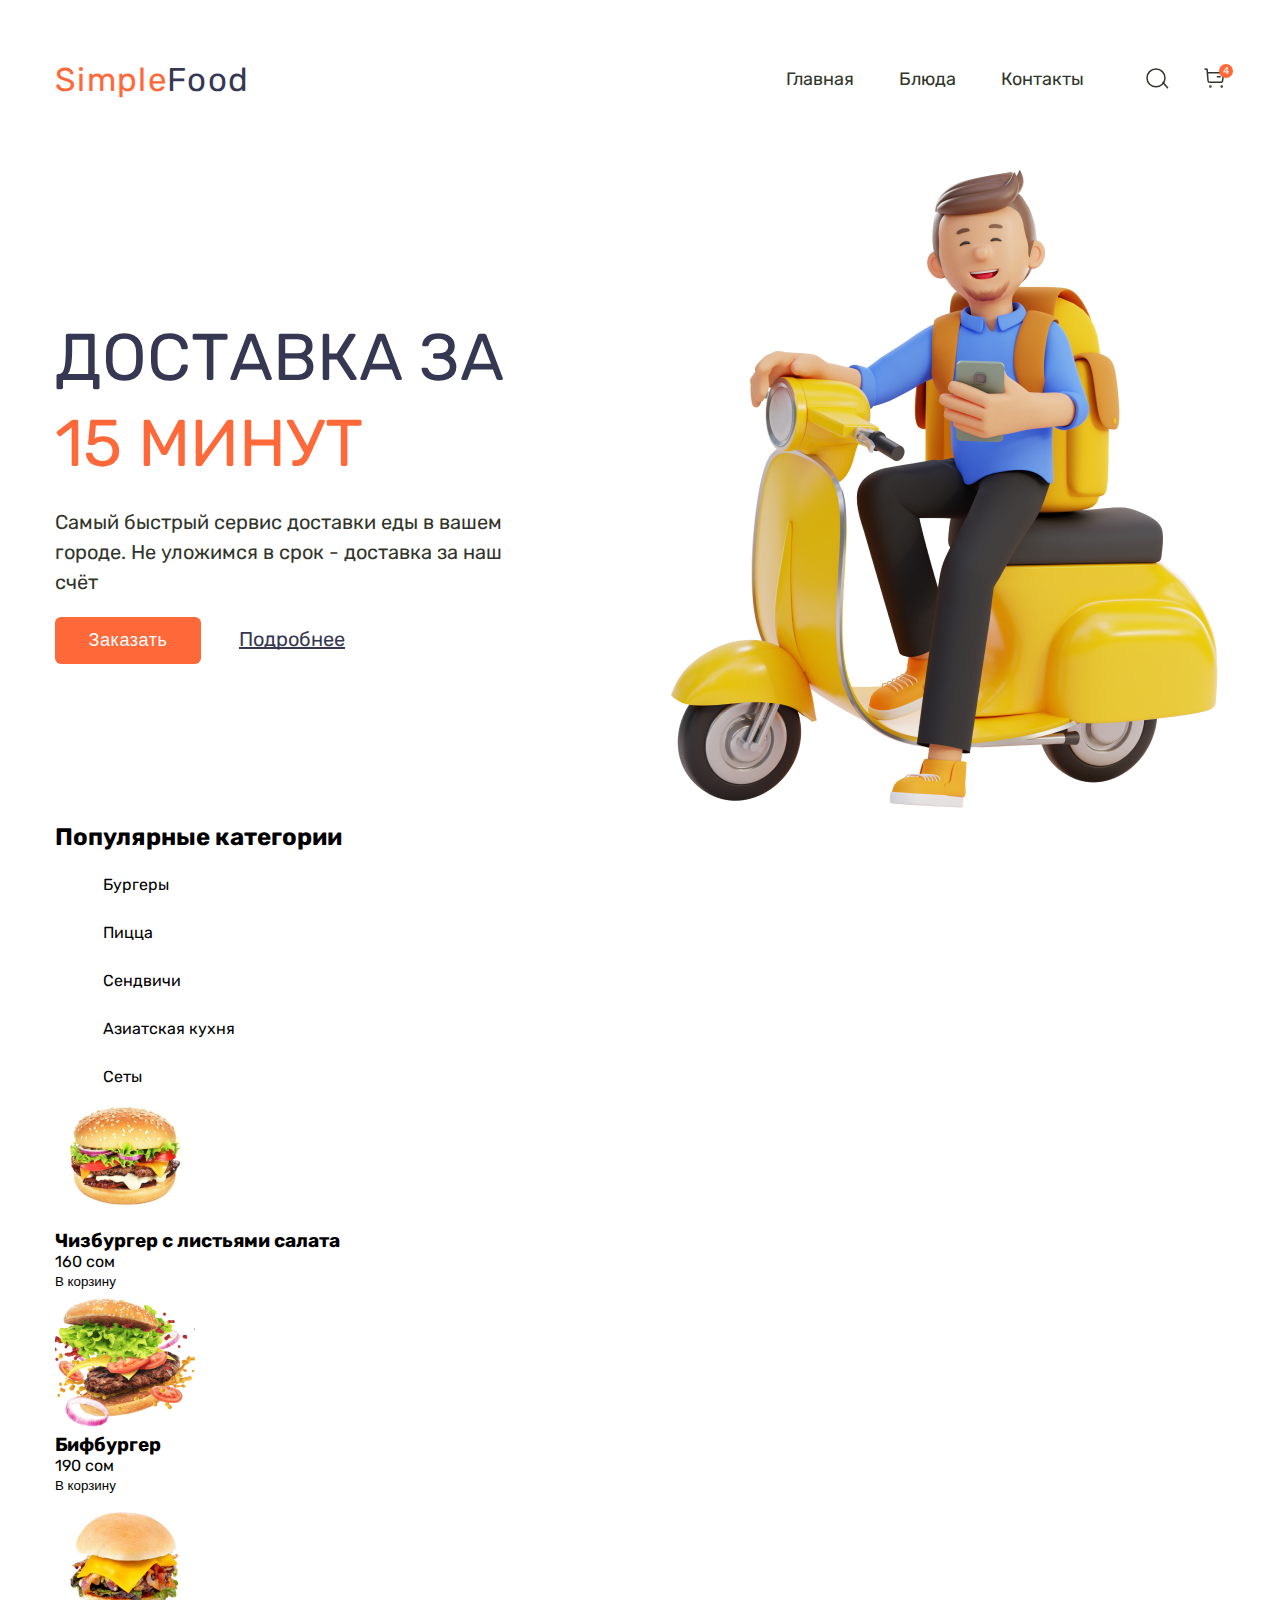
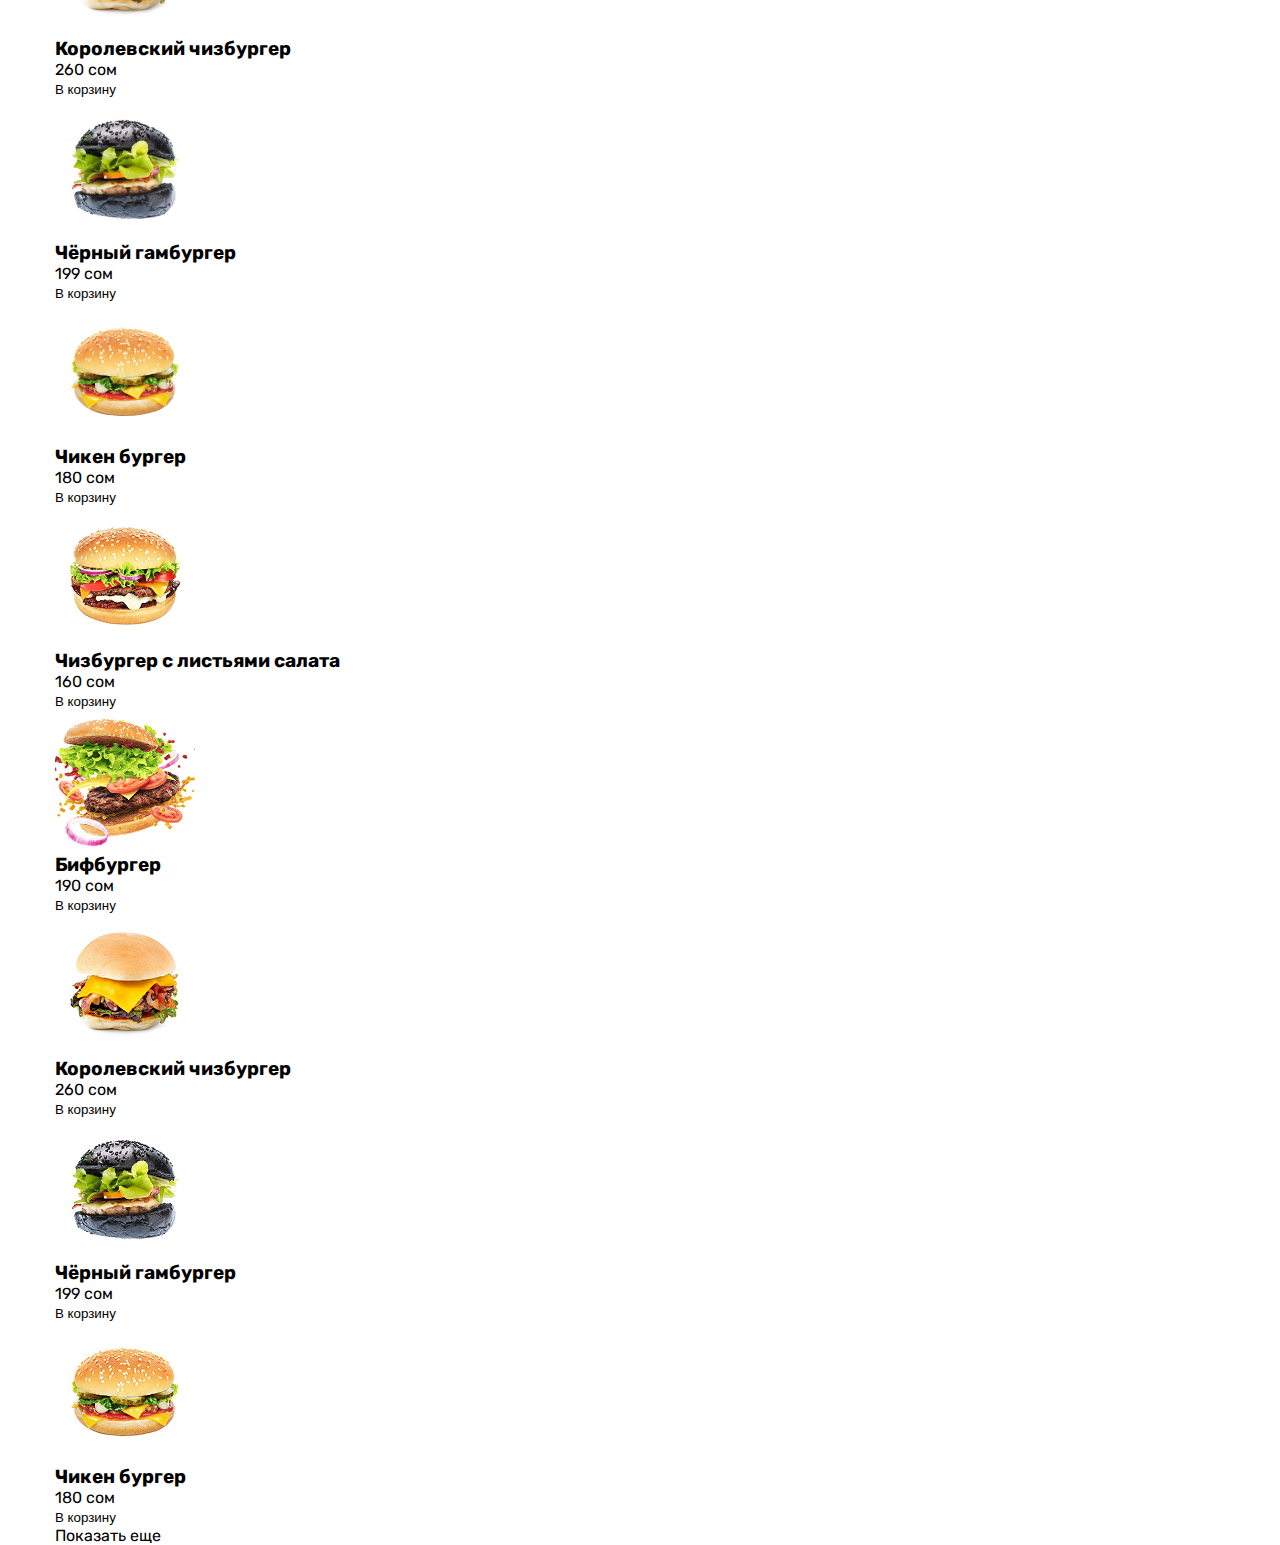
<file: index.htm>
<!DOCTYPE html>
<html lang="en">
<head>
    <meta charset="UTF-8">
    <meta name="viewport" content="width=device-width, initial-scale=1.0">
    <title>Доставка</title>
    <link rel="stylesheet" href="./assets/styles/style.css">
</head>
<body>
    <header class="header container">
        <a class="header__logo" href="#">Simple<span>Food</span></a>
        <div class="header__nav--box">
                    <nav class="header__nav">
            <ul class="header__list">
                <li class="header__item"><a href="#" class="header__link">Главная</a></li>
                <li class="header__item"><a href="#" class="header__link">Блюда</a></li>
                <li class="header__item"><a href="#" class="header__link">Контакты</a></li>
            </ul> 
        </nav>
        <div class="header___search--buy">
            <svg class="header___search--buy--icon" width="23" height="21" viewBox="0 0 23 21" fill="none" xmlns="http://www.w3.org/2000/svg">
                <ellipse cx="9.98856" cy="9.88424" rx="8.98856" ry="8.88424" stroke="currentColor" stroke-width="1.5" stroke-linecap="round" stroke-linejoin="round" />
                <path d="M17 14.5L21.5424 19.7448" stroke="currentColor" stroke-width="1.5" stroke-linecap="round" stroke-linejoin="round" />
            </svg>
            <span class="count">
                <span class="count2">4</span>
                <svg class="header___search--buy--icon " width="21" height="20" viewBox="0 0 21 20" fill="none" xmlns="http://www.w3.org/2000/svg">
                <path d="M1 1L3.08 1.35582L4.04301 12.6957C4.12001 13.6218 4.90301 14.3325 5.84301 14.3295H16.752C17.649 14.3315 18.41 13.6791 18.537 12.8014L19.486 6.31954C19.592 5.59505 19.083 4.92294 18.351 4.81817C18.287 4.80927 3.414 4.80433 3.414 4.80433" stroke="currentColor" stroke-width="1.5" stroke-linecap="round" stroke-linejoin="round" />
                <path d="M13.375 8.63337H16.1479" stroke="currentColor" stroke-width="1.5" stroke-linecap="round" stroke-linejoin="round" />
                <path fill-rule="evenodd" clip-rule="evenodd" d="M6.4043 17.9316C6.70527 17.9316 6.94824 18.1729 6.94824 18.4696C6.94824 18.7673 6.70527 19.0085 6.4043 19.0085C6.10333 19.0085 5.86035 18.7673 5.86035 18.4696C5.86035 18.1729 6.10333 17.9316 6.4043 17.9316Z" stroke="currentColor" stroke-width="1.5" stroke-linecap="round" stroke-linejoin="round" />
                <path fill-rule="evenodd" clip-rule="evenodd" d="M17.6846 17.9316C17.9856 17.9316 18.2296 18.1729 18.2296 18.4696C18.2296 18.7673 17.9856 19.0085 17.6846 19.0085C17.3836 19.0085 17.1406 18.7673 17.1406 18.4696C17.1406 18.1729 17.3836 17.9316 17.6846 17.9316Z" stroke="currentColor" stroke-width="1.5" stroke-linecap="round" stroke-linejoin="round" />
            </svg>
            </span>
        </div>
        </div>
    </header>
    <main class="hero container">
        <section class="hero__section">
            <div class="hero__box">
                <h1 class="hero__title">Доставка за <span>15 минут</span></h1>
                <p class="hero__subtitle">Самый быстрый сервис доставки еды в вашем городе. Не уложимся в срок - доставка за наш счёт</p>
                <button class="hero__btn">Заказать</button>
            <a href="#" class="hero__link">Подробнее</a>
            </div>
            <div><img class="hero__img" src="./assets/img/Scooter.png" alt="Scooter"></div>
        </section>
        <section class="popular">
            <h2 class="popular__title">Популярные категории</h2>
            <ul class="popular__list">
                <li class="popular__item">
                    <a href="#" class="popular__link">
                        <span>
                            <svg class="popular__icon" width="44" height="39" viewBox="0 0 44 39" fill="none" xmlns="http://www.w3.org/2000/svg">
                                <path d="M44 19.3359C44 17.6467 42.9108 16.2079 41.3982 15.6825C41.1658 10.4417 39.2092 6.41987 35.573 3.71723C32.2543 1.25065 27.6878 0 22 0C16.3122 0 11.7457 1.25065 8.42703 3.71731C4.79084 6.41987 2.83422 10.4418 2.60176 15.6826C1.08917 16.2079 0 17.6467 0 19.3359C0 20.3257 0.374172 21.2293 0.987852 21.9141C0.374172 22.5988 0 23.5024 0 24.4922C0 26.1918 1.10258 27.6378 2.6296 28.1551C3.18252 34.0454 8.18967 38.6719 14.2656 38.6719H29.7344C35.8103 38.6719 40.8175 34.0454 41.3704 28.1551C42.8974 27.6378 44 26.1918 44 24.4922C44 23.5024 43.6258 22.5988 43.0121 21.9141C43.6258 21.2293 44 20.3257 44 19.3359ZM22 2.57812C29.3933 2.57812 38.1513 4.85719 38.8034 15.4688H5.19655C5.84873 4.85719 14.6067 2.57812 22 2.57812ZM3.86719 18.0469H40.1328C40.8436 18.0469 41.4219 18.6251 41.4219 19.3359C41.4219 20.0467 40.8436 20.625 40.1328 20.625H3.86719C3.1564 20.625 2.57812 20.0467 2.57812 19.3359C2.57812 18.6251 3.1564 18.0469 3.86719 18.0469ZM29.7344 36.0938H14.2656C9.68456 36.0938 5.88302 32.7265 5.24958 28.3594H6.44531C7.30709 28.3594 7.57943 28.6525 8.12187 29.2366C8.78857 29.9545 9.70166 30.9375 11.6875 30.9375C13.6874 30.9375 14.5766 29.9444 15.226 29.2193C15.7387 28.6468 15.996 28.3594 16.8438 28.3594C17.6915 28.3594 17.9488 28.6468 18.4615 29.2193C19.1109 29.9444 20.0001 30.9375 22 30.9375C23.9999 30.9375 24.8891 29.9444 25.5385 29.2193C26.0512 28.6468 26.3085 28.3594 27.1562 28.3594C28.004 28.3594 28.2613 28.6468 28.774 29.2193C29.4234 29.9444 30.3126 30.9375 32.3125 30.9375C34.3124 30.9375 35.2016 29.9444 35.851 29.2193C36.3637 28.6468 36.621 28.3594 37.4688 28.3594H38.7504C38.117 32.7265 34.3154 36.0938 29.7344 36.0938ZM40.1328 25.7812H37.4688C35.4689 25.7812 34.5796 26.7743 33.9303 27.4995C33.4176 28.072 33.1603 28.3594 32.3125 28.3594C31.4647 28.3594 31.2074 28.072 30.6947 27.4995C30.0454 26.7743 29.1561 25.7812 27.1562 25.7812C25.1564 25.7812 24.2671 26.7743 23.6178 27.4995C23.1051 28.072 22.8478 28.3594 22 28.3594C21.1522 28.3594 20.8949 28.072 20.3822 27.4995C19.7329 26.7743 18.8436 25.7812 16.8438 25.7812C14.8439 25.7812 13.9546 26.7743 13.3053 27.4995C12.7926 28.072 12.5353 28.3594 11.6875 28.3594C10.8257 28.3594 10.5534 28.0662 10.0109 27.4821C9.34424 26.7643 8.43116 25.7812 6.44531 25.7812H3.86719C3.1564 25.7812 2.57812 25.203 2.57812 24.4922C2.57812 23.7814 3.1564 23.2031 3.86719 23.2031H40.1328C40.8436 23.2031 41.4219 23.7814 41.4219 24.4922C41.4219 25.203 40.8436 25.7812 40.1328 25.7812Z"  />
                                <path d="M14.2656 12.8906C14.9776 12.8906 15.5547 12.3135 15.5547 11.6016C15.5547 10.8896 14.9776 10.3125 14.2656 10.3125C13.5537 10.3125 12.9766 10.8896 12.9766 11.6016C12.9766 12.3135 13.5537 12.8906 14.2656 12.8906Z"  />
                                <path d="M29.7344 12.8906C30.4463 12.8906 31.0234 12.3135 31.0234 11.6016C31.0234 10.8896 30.4463 10.3125 29.7344 10.3125C29.0224 10.3125 28.4453 10.8896 28.4453 11.6016C28.4453 12.3135 29.0224 12.8906 29.7344 12.8906Z"  />
                                <path d="M24.5781 10.3125C25.2901 10.3125 25.8672 9.73537 25.8672 9.02344C25.8672 8.31151 25.2901 7.73438 24.5781 7.73438C23.8662 7.73438 23.2891 8.31151 23.2891 9.02344C23.2891 9.73537 23.8662 10.3125 24.5781 10.3125Z"  />
                                <path d="M19.4219 7.73438C20.1338 7.73438 20.7109 7.15724 20.7109 6.44531C20.7109 5.73338 20.1338 5.15625 19.4219 5.15625C18.7099 5.15625 18.1328 5.73338 18.1328 6.44531C18.1328 7.15724 18.7099 7.73438 19.4219 7.73438Z"  />
                            </svg>
                        </span>
                    Бургеры</a>
                </li>
                <li class="popular__item">
                    <a href="#" class="popular__link">
                        <span>
                            <svg class="popular__icon" width="44" height="44" viewBox="0 0 44 44" fill="none" xmlns="http://www.w3.org/2000/svg">
                            <g clip-path="url(#clip0_0_172)">
                                <path d="M43.7453 43.7521C43.5105 43.9838 43.1634 44.0611 42.8529 43.9499L7.1586 31.2228C5.91852 31.9811 4.34561 32.1587 2.90298 31.5613C0.508337 30.5694 -0.632997 27.8141 0.358891 25.4193C2.69802 19.7725 6.07527 14.718 10.3971 10.3961C14.719 6.07421 19.7735 2.69688 25.4204 0.357838C26.0068 0.114979 26.6146 -3.8147e-06 27.2131 -3.8147e-06C29.0586 8.01086e-05 30.8134 1.09364 31.5623 2.90201C32.0662 4.11871 32.0186 5.42823 31.5366 6.55263L43.9546 42.8624C44.0614 43.1745 43.9801 43.5203 43.7453 43.7521ZM12.5632 31.3252L16.3462 32.6739C16.7903 32.2007 17.0068 31.5493 16.92 30.8905C16.8436 30.3104 16.5459 29.7947 16.0817 29.4385C15.6176 29.0823 15.0428 28.9284 14.4623 29.0046C13.8823 29.081 13.3667 29.3786 13.0105 29.8429C12.6823 30.2706 12.5262 30.7924 12.5632 31.3252ZM29.9744 3.55986C29.3451 2.04066 27.597 1.31664 26.0781 1.94605C15.0747 6.50373 6.50479 15.0737 1.94693 26.0772C1.64211 26.813 1.64211 27.6235 1.94693 28.3595C2.25175 29.0954 2.82486 29.6685 3.56074 29.9733C4.29663 30.2781 5.10719 30.2781 5.84307 29.9733C6.57895 29.6685 7.15207 29.0954 7.45689 28.3595C9.40775 23.6495 12.2248 19.4336 15.8297 15.8287C19.4346 12.2238 23.6505 9.40687 28.3605 7.45592C29.8797 6.82677 30.6037 5.07889 29.9744 3.55986ZM37.6093 29.6202C37.5315 29.6221 37.4537 29.6265 37.376 29.6367C36.796 29.7131 36.2804 30.0108 35.9242 30.4749C35.568 30.9391 35.4139 31.5142 35.4902 32.0942C35.6479 33.2917 36.7501 34.1375 37.948 33.98C38.3175 33.9314 38.6644 33.7881 38.9603 33.57L37.6093 29.6202ZM39.5315 35.241C39.1129 35.469 38.6528 35.6208 38.1723 35.6841C36.0349 35.9662 34.0676 34.4557 33.7862 32.3185C33.6499 31.2833 33.9249 30.257 34.5606 29.4285C35.1729 28.6306 36.0494 28.1093 37.0382 27.9503L35.3301 22.9557L33.3658 24.4631C32.9893 24.7518 32.4497 24.681 32.1609 24.3044C31.8719 23.9279 31.943 23.3884 32.3195 23.0995L34.7434 21.2397L30.3009 8.24981C29.9283 8.57379 29.4992 8.84484 29.0186 9.04396C19.9109 12.8165 12.8177 19.9098 9.04527 29.0173C8.91412 29.334 8.75119 29.6281 8.56324 29.899L10.8646 30.7195C10.9449 30.0262 11.2111 29.3648 11.647 28.7967C12.2826 27.9682 13.2029 27.437 14.2381 27.3007C14.4115 27.2779 14.5844 27.2665 14.7565 27.2665C15.6114 27.2665 16.4385 27.5458 17.1281 28.075C17.9566 28.7107 18.4878 29.6308 18.6242 30.6662C18.7465 31.5956 18.5296 32.5162 18.0426 33.2788L28.7252 37.0877L29.13 36.1103C29.2672 35.7793 29.5871 35.5795 29.9243 35.5795C30.0339 35.5795 30.1453 35.6007 30.2529 35.6452C30.6913 35.8268 30.8996 36.3296 30.718 36.768L30.3462 37.6656L41.7517 41.7324L39.5315 35.241Z" />
                                <path d="M9.28121 20.9451C9.27864 20.9492 9.2715 20.9601 9.26875 20.964C9.00561 21.3587 8.47306 21.4647 8.07818 21.2018C7.68398 20.9394 7.57708 20.4066 7.83798 20.0118C8.00255 19.7589 8.2779 19.621 8.55917 19.621C8.71832 19.621 8.87928 19.6652 9.02297 19.7576C9.42224 20.0142 9.53782 20.5459 9.28121 20.9451Z" />
                                <path d="M7.97427 23.08C7.13681 24.5483 6.384 26.0851 5.73681 27.6473C5.55522 28.0859 5.05223 28.2939 4.61404 28.1123C4.1755 27.9307 3.96736 27.428 4.14903 26.9896C4.82364 25.361 5.60842 23.7591 6.48137 22.2285C6.63992 21.9506 6.93005 21.7947 7.22859 21.7947C7.37297 21.7947 7.51932 21.8312 7.65355 21.9077C8.06579 22.1429 8.20948 22.6678 7.97427 23.08Z" />
                                <path d="M26.8926 33.0012C26.7223 33.0237 26.5493 33.035 26.3785 33.035C24.4262 33.035 22.7616 31.5737 22.5065 29.6358C22.2252 27.4987 23.7348 25.5311 25.8719 25.2497C26.0423 25.2272 26.2153 25.2159 26.3861 25.2159C28.3383 25.2159 30.0029 26.6772 30.258 28.6153C30.5393 30.7523 29.0296 32.7198 26.8926 33.0012ZM28.554 28.8396C28.411 27.7536 27.4791 26.9347 26.3861 26.9347C26.29 26.9347 26.1925 26.941 26.0963 26.9538C24.8988 27.1115 24.053 28.2139 24.2106 29.4115C24.3536 30.4974 25.2855 31.3162 26.3785 31.3162C26.4745 31.3162 26.5721 31.3098 26.6682 31.2971C27.8657 31.1393 28.7117 30.0369 28.554 28.8396Z" />
                                <path d="M26.669 22.3116C26.4985 22.3341 26.3256 22.3455 26.1548 22.3455C24.2026 22.3455 22.538 20.8841 22.2829 18.9461C22.1465 17.9108 22.4215 16.8846 23.0572 16.056C23.6928 15.2276 24.613 14.6963 25.6483 14.56C25.8185 14.5375 25.9914 14.5263 26.1622 14.5263C28.1144 14.5263 29.7791 15.9876 30.0343 17.9257C30.3157 20.0626 28.806 22.0301 26.669 22.3116ZM28.3304 18.1499C28.1874 17.0639 27.2553 16.245 26.1624 16.245C26.0664 16.245 25.9688 16.2515 25.8728 16.2641C25.2927 16.3406 24.7771 16.6383 24.4208 17.1024C24.0646 17.5666 23.9105 18.1417 23.9869 18.7218C24.1299 19.8077 25.0619 20.6266 26.1548 20.6266C26.2509 20.6266 26.3484 20.6203 26.4446 20.6075C27.6419 20.4498 28.4879 19.3474 28.3304 18.1499Z" />
                                <path d="M21.001 25.8718L18.3596 26.2196C17.8893 26.2821 17.4574 25.9504 17.3954 25.4799C17.3333 25.0093 17.6646 24.5776 18.1351 24.5157L20.7765 24.1679C20.8146 24.1628 20.8524 24.1604 20.8898 24.1604C21.3144 24.1604 21.6838 24.4752 21.7406 24.9076C21.8028 25.3781 21.4716 25.8099 21.001 25.8718Z" />
                                <path d="M19.6616 19.5299L19.4283 21.3022C19.3664 21.7728 18.9348 22.1042 18.4642 22.0421C17.9936 21.9801 17.6624 21.5485 17.7244 21.0779L17.9577 19.3056C18.0146 18.8731 18.3838 18.5583 18.8085 18.5583C18.8459 18.5583 18.8837 18.5607 18.9217 18.5657C19.3923 18.6277 19.7235 19.0593 19.6616 19.5299Z" />
                            </g>
                            <defs>
                                <clipPath id="clip0_0_172">
                                <rect width="44" height="44"  transform="matrix(1 0 0 -1 0 44)" />
                                </clipPath>
                            </defs>
                            </svg>
                        </span>
                    Пицца</a>
                </li>
                <li class="popular__item">
                    <a href="#" class="popular__link">
                        <span>
                            <svg class="popular__icon" width="44" height="44" viewBox="0 0 44 44" fill="none" xmlns="http://www.w3.org/2000/svg">
                                <path d="M41.7999 6.59989H40.3333V5.13319C40.3333 3.91821 39.3482 2.93319 38.1333 2.93319H36.3865L35.3253 0.810968C35.0787 0.312358 34.5697 -0.00234463 34.0134 -0.00011025H33C32.1899 -0.00011025 31.5333 0.656538 31.5333 1.46659V2.93328H23.4666C22.2515 2.93328 21.2666 3.91821 21.2666 5.13328V6.59989H19.8C18.585 6.59989 17.6 7.58491 17.6 8.79989V10.2666C17.6 11.0766 18.2566 11.7333 19.0666 11.7333H19.1444L20.0024 19.31L16.4692 18.4799C16.291 18.2057 16.1025 17.9336 15.8928 17.6666L14.6461 12.3008C14.5691 11.969 14.2739 11.734 13.9333 11.7332H9.71957C7.73149 9.98127 5.38187 9.18927 3.60941 9.71066L2.53287 8.53735C2.12605 8.09323 1.48693 7.94722 0.927647 8.17066C0.36742 8.38653 -0.00159544 8.92553 -4.85612e-05 9.52589V41.8146C0.00158425 43.0208 0.979038 43.9983 2.18526 43.9999H38.1333C38.5061 43.9996 38.8193 43.7198 38.8615 43.3494L42.4541 11.7332H42.5333C43.3434 11.7332 44 11.0765 44 10.2665V8.79989C44 7.58491 43.015 6.59989 41.7999 6.59989ZM33 1.46659H34.0134L34.7467 2.93328H33V1.46659ZM22.7333 5.13319C22.7333 4.72817 23.0616 4.39989 23.4666 4.39989H38.1333C38.5383 4.39989 38.8666 4.72817 38.8666 5.13319V6.59989H22.7333V5.13319ZM20.68 20.9732L20.7262 20.982L21.3187 21.1227L21.7162 25.2844C20.5645 24.469 19.1864 24.0346 17.7753 24.0421C18.0469 22.7482 17.9031 21.4017 17.3646 20.1943L20.68 20.9732ZM22.1129 27.4596L22.1224 27.4677C22.388 27.7134 22.6403 27.9734 22.8777 28.2464C23.7502 29.2199 24.3917 30.3778 24.7543 31.6337C24.8783 32.0711 24.9421 32.5233 24.9443 32.9779L18.095 25.5081C19.6184 25.6787 21.0369 26.3677 22.1129 27.4596ZM14.385 18.1397V18.1382C15.9676 19.9569 16.7046 22.1415 16.3548 23.6096L8.89165 15.4733C10.3972 15.1367 12.6866 16.1941 14.385 18.1397ZM13.3466 13.1999L13.9333 15.6969C13.344 15.237 12.7017 14.8495 12.0201 14.5427C11.7429 14.0738 11.4329 13.6251 11.0924 13.1999H13.3466ZM9.66019 13.7455H9.66311C9.72395 13.8152 9.77388 13.8922 9.83249 13.9655C9.14404 13.9021 8.45087 14.0185 7.82095 14.3036L4.80618 11.016C6.28026 11.0373 8.2038 12.0742 9.66019 13.7455ZM30.737 42.1025C30.6235 42.3636 30.3661 42.5328 30.0813 42.5333H23.4666H2.18526C1.78831 42.5333 1.46656 42.2115 1.46656 41.8146L1.45333 9.53328L16.1721 25.5815V25.5852L24.8166 35.0093L24.8262 35.0203L29.568 40.1917C29.5848 40.2137 29.6024 40.2357 29.6215 40.257L30.6049 41.3291C30.7987 41.5377 30.8506 41.8413 30.737 42.1025ZM26.1976 34.3448C26.3318 33.9069 26.4 33.4513 26.4 32.9933C26.7852 33.3182 27.1442 33.673 27.4736 34.0544C27.8832 34.5225 28.2469 35.0289 28.5596 35.5666C28.9879 36.2867 29.2906 37.0742 29.455 37.8957L26.1976 34.3448ZM37.4784 42.5333H32.1361C32.4108 41.7734 32.2366 40.9238 31.6851 40.3333L30.9466 39.5266C31.0915 38.299 30.8935 37.0552 30.3746 35.9333H38.2286L37.4784 42.5333ZM38.3951 34.4666H29.5951C29.2941 33.9836 28.9568 33.5242 28.586 33.0923C27.8643 32.2546 27.0171 31.534 26.0743 30.956C25.6434 29.5974 24.931 28.3447 23.9836 27.2798C23.7636 27.0305 23.5436 26.798 23.3126 26.5743L22.7333 20.4635C22.7035 20.1509 22.4779 19.892 22.1723 19.8197L21.5226 19.6657L21.3686 18.3332H40.2292L38.3951 34.4666ZM40.3956 16.8666H21.2021L20.6213 11.7333H40.9786L40.3956 16.8666ZM42.5333 10.2666H19.0666V8.79989C19.0666 8.39487 19.3949 8.06658 19.8 8.06658H41.7999C42.205 8.06658 42.5333 8.39487 42.5333 8.79989V10.2666Z" />
                                <path d="M31.1006 32.2667C31.1423 32.2667 31.1834 32.2608 31.2245 32.2594C31.2355 32.2594 31.2465 32.2667 31.2575 32.2667C31.2943 32.2644 31.3308 32.2593 31.3667 32.2513C32.5147 32.1738 33.5724 31.6017 34.2655 30.6834C35.1895 29.3853 35.4536 27.7299 34.9798 26.2087C34.8778 25.8288 34.7847 25.4563 34.6945 25.0962C34.1225 22.8031 33.5762 20.6404 31.2596 20.543C31.2362 20.543 31.2142 20.5386 31.1907 20.5386C31.1672 20.5386 31.1328 20.5334 31.1005 20.5334C28.5089 20.5334 26.3998 23.1654 26.3998 26.4001C26.3998 29.6349 28.5089 32.2667 31.1006 32.2667ZM31.6682 22.11C32.4264 22.4077 32.7601 23.4014 33.2719 25.451C33.3636 25.8177 33.4589 26.202 33.5652 26.5914C33.9163 27.6723 33.7448 28.8549 33.101 29.7916C32.8673 30.0981 32.5682 30.3486 32.2254 30.5249C32.2006 29.2643 31.9524 28.0181 31.4921 26.8443C31.4188 26.6155 31.3454 26.3947 31.2809 26.1843C30.8542 24.7962 31.3542 22.9973 31.6682 22.11ZM30.0922 22.22C29.615 23.6363 29.5416 25.1577 29.8802 26.6134C29.9477 26.8334 30.0225 27.0614 30.1002 27.2983C30.4669 28.4174 30.9069 29.7704 30.7272 30.7662C29.1198 30.5154 27.8665 28.6542 27.8665 26.4C27.8666 24.453 28.8016 22.8 30.0922 22.22Z" />
                                <path d="M3.88139 38.563L3.36293 39.0815C3.17232 39.2657 3.09584 39.5383 3.16296 39.7947C3.23007 40.0511 3.43031 40.2514 3.68666 40.3184C3.9431 40.3855 4.21569 40.309 4.39985 40.1184L4.91831 39.6C5.19624 39.3122 5.19228 38.8548 4.90938 38.572C4.62656 38.2891 4.16911 38.2851 3.88139 38.563Z" />
                                <path d="M10.8929 33.6264C11.1794 33.3399 11.1794 32.8753 10.8929 32.5887C10.6064 32.3021 10.1418 32.3021 9.85518 32.5887L9.33672 33.1071C9.15135 33.2923 9.07891 33.5624 9.14663 33.8155C9.21434 34.0687 9.412 34.2664 9.66509 34.3343C9.91817 34.4022 10.1883 34.3299 10.3736 34.1447L10.8929 33.6264Z" />
                                <path d="M4.39994 31.7482L3.88148 32.2667C3.69087 32.4509 3.61439 32.7234 3.6815 32.9799C3.74862 33.2362 3.94885 33.4365 4.20521 33.5036C4.46164 33.5707 4.73424 33.4942 4.9184 33.3036L5.43686 32.7851C5.71478 32.4974 5.71083 32.04 5.42793 31.7572C5.1451 31.4743 4.68766 31.4703 4.39994 31.7482Z" />
                                <path d="M4.39994 26.6149L3.88148 27.1333C3.69087 27.3175 3.61439 27.5901 3.6815 27.8465C3.74862 28.1029 3.94885 28.3031 4.20521 28.3702C4.46164 28.4373 4.73424 28.3609 4.9184 28.1702L5.43686 27.6518C5.71478 27.3641 5.71083 26.9066 5.42793 26.6238C5.1451 26.341 4.68766 26.337 4.39994 26.6149Z" />
                                <path d="M11 38.563L10.4815 39.0815C10.2909 39.2657 10.2144 39.5383 10.2816 39.7947C10.3487 40.0511 10.5489 40.2514 10.8053 40.3184C11.0617 40.3855 11.3343 40.309 11.5185 40.1184L12.0369 39.6C12.3148 39.3122 12.3109 38.8548 12.028 38.572C11.7452 38.2891 11.2877 38.2851 11 38.563Z" />
                                <path d="M16.3481 38.5631L15.8297 39.0816C15.6391 39.2658 15.5626 39.5384 15.6297 39.7948C15.6968 40.0512 15.897 40.2515 16.1534 40.3185C16.4098 40.3856 16.6824 40.3091 16.8666 40.1185L17.385 39.6001C17.663 39.3123 17.659 38.8549 17.3761 38.5721C17.0932 38.2893 16.6358 38.2852 16.3481 38.5631Z" />
                            </svg>
                        </span>
                    Сендвичи</a>
                </li>
                <li class="popular__item">
                    <a href="#" class="popular__link">
                        <span>
                            <svg class="popular__icon" width="44" height="44" viewBox="0 0 44 44" fill="none" xmlns="http://www.w3.org/2000/svg">
                                <path d="M15.1315 13.5667H17.2563C17.8077 13.5667 18.2562 14.0152 18.2562 14.5666V16.0315C18.2562 16.3875 18.5448 16.676 18.9007 16.676C19.2567 16.676 19.5453 16.3875 19.5453 16.0315V14.5666C19.5453 13.3044 18.5184 12.2777 17.2563 12.2777H15.1315C14.5894 12.2777 14.1484 11.8366 14.1484 11.2945C14.1484 10.7524 14.5894 10.3115 15.1315 10.3115H19.843C21.0959 10.3115 22.1151 9.2922 22.1151 8.03931C22.1151 6.78643 21.0958 5.76721 19.843 5.76721H16.0738C15.7179 5.76721 15.4293 6.05579 15.4293 6.41174C15.4293 6.7677 15.7179 7.05627 16.0738 7.05627H19.843C20.3851 7.05627 20.8261 7.49731 20.8261 8.03931C20.8261 8.58141 20.385 9.02244 19.843 9.02244H15.1315C13.8786 9.02244 12.8593 10.0417 12.8593 11.2945C12.8593 12.5474 13.8786 13.5667 15.1315 13.5667Z" />
                                <path d="M7.38858 17.8924H9.49714C10.0415 17.8924 10.4844 18.3354 10.4844 18.8798V20.3335C10.4844 20.6895 10.773 20.978 11.1289 20.978C11.4849 20.978 11.7735 20.6895 11.7735 20.3335V18.8798C11.7735 17.6246 10.7523 16.6034 9.49714 16.6034H7.38858C6.85336 16.6034 6.418 16.1679 6.418 15.6328C6.418 15.0977 6.85345 14.6622 7.38858 14.6622H9.85387C10.2098 14.6622 10.4984 14.3737 10.4984 14.0177C10.4984 13.6617 10.2098 13.3732 9.85387 13.3732H7.38858C6.14257 13.3732 5.12894 14.3868 5.12894 15.6328C5.12894 16.8788 6.14257 17.8924 7.38858 17.8924Z" />
                                <path d="M25.6523 26.8125C26.0083 26.8125 26.2969 26.5239 26.2969 26.168C26.2969 25.812 26.0083 25.5234 25.6523 25.5234C25.2964 25.5234 25.0078 25.812 25.0078 26.168C25.0078 26.5239 25.2964 26.8125 25.6523 26.8125Z" />
                                <path d="M28.832 28.2734C29.188 28.2734 29.4766 27.9849 29.4766 27.6289C29.4766 27.2729 29.188 26.9844 28.832 26.9844C28.4761 26.9844 28.1875 27.2729 28.1875 27.6289C28.1875 27.9849 28.4761 28.2734 28.832 28.2734Z" />
                                <path d="M30.7227 30.5078C31.0786 30.5078 31.3672 30.2192 31.3672 29.8633C31.3672 29.5073 31.0786 29.2188 30.7227 29.2188C30.3667 29.2188 30.0781 29.5073 30.0781 29.8633C30.0781 30.2192 30.3667 30.5078 30.7227 30.5078Z" />
                                <path d="M28.0586 25.2656C28.4146 25.2656 28.7031 24.9771 28.7031 24.6211C28.7031 24.2651 28.4146 23.9766 28.0586 23.9766C27.7026 23.9766 27.4141 24.2651 27.4141 24.6211C27.4141 24.9771 27.7026 25.2656 28.0586 25.2656Z" />
                                <path d="M25.9102 30.9375C26.2661 30.9375 26.5547 30.6489 26.5547 30.293C26.5547 29.937 26.2661 29.6484 25.9102 29.6484C25.5542 29.6484 25.2656 29.937 25.2656 30.293C25.2656 30.6489 25.5542 30.9375 25.9102 30.9375Z" />
                                <path d="M42.9114 22.8109H41.083L41.9867 20.9433C43.1331 20.715 44 19.7014 44 18.4889C44 17.2453 43.0882 16.2111 41.8981 16.0186C40.5827 13.6495 38.0131 11.8701 34.8968 11.1599V11.1107C34.8968 10.7548 34.6083 10.4662 34.2523 10.4662C33.9573 10.4662 33.7091 10.6646 33.6326 10.9351C33.2401 10.8845 32.8407 10.8517 32.4363 10.8349C32.333 10.6172 32.1116 10.4662 31.8545 10.4662C31.5973 10.4662 31.376 10.6172 31.2726 10.8349C30.8681 10.8517 30.4687 10.8845 30.0762 10.9352C29.9998 10.6647 29.7516 10.4662 29.4565 10.4662C29.1005 10.4662 28.812 10.7548 28.812 11.1107V11.1599C25.6958 11.8701 23.1261 13.6496 21.8108 16.0186C20.6207 16.2111 19.709 17.2453 19.709 18.4889C19.709 18.5615 19.7123 18.6333 19.7184 18.7043C16.7427 18.981 14.0692 20.2242 12.0633 22.0896H8.01359C7.73755 22.0896 7.4904 22.2134 7.32316 22.408H5.43039C5.12033 21.6246 4.35067 21.071 3.47342 21.071C2.31344 21.071 1.36976 22.0146 1.36976 23.1746C1.36976 23.2737 1.37758 23.3717 1.39124 23.4683C0.580851 23.7608 0 24.5375 0 25.4474C0 25.8514 0.114727 26.2398 0.325445 26.5722C0.114727 26.9047 0 27.293 0 27.697C0 28.857 0.94368 29.8007 2.10366 29.8007C2.98091 29.8007 3.75057 29.2471 4.06063 28.4636H5.76537C5.84358 28.7509 6.0592 28.988 6.35087 29.087L8.37177 29.7733C8.35974 29.9815 8.35321 30.1911 8.35321 30.4021C8.35321 30.6009 8.35888 30.7988 8.36945 30.9961C8.05346 31.0723 7.75852 31.2031 7.49607 31.3792C7.06398 31.0894 6.54491 30.9197 5.98666 30.9197C4.48791 30.9197 3.26863 32.139 3.26863 33.6378C3.26863 33.6607 3.27035 33.6833 3.27095 33.7061H2.51685C2.09129 33.7061 1.71411 33.9452 1.53244 34.3299C1.35077 34.7147 1.40585 35.1578 1.6763 35.4864L3.6098 37.8359C3.81743 38.088 4.12371 38.2327 4.45036 38.2327H31.7103C32.0663 38.2327 32.3548 37.9441 32.3548 37.5882C32.3548 37.2322 32.0663 36.9436 31.7103 36.9436H4.54498L2.94147 34.9952H42.4853L40.8818 36.9436H34.7181C34.362 36.9436 34.0735 37.2322 34.0735 37.5882C34.0735 37.9441 34.362 38.2327 34.7181 38.2327H40.9764C41.3031 38.2327 41.6095 38.088 41.8169 37.8358L43.7504 35.4865C44.0207 35.1578 44.0759 34.7147 43.8942 34.3299C43.7126 33.9451 43.3354 33.7061 42.9099 33.7061H42.2716C42.905 32.61 43.143 31.311 42.9119 30.0346C42.8639 29.7702 42.657 29.5631 42.3925 29.5153C40.6466 29.1992 38.857 29.758 37.6048 31.0101C37.5283 31.0865 37.4554 31.1658 37.3842 31.2462C37.0148 31.0462 36.594 30.9301 36.1474 30.9214V29.695H36.835C37.925 29.695 38.8117 28.8083 38.8117 27.7183V26.8531H42.9114C43.5116 26.8531 44 26.3647 44 25.7645V23.8995C44 23.2992 43.5116 22.8109 42.9114 22.8109ZM6.29054 33.7062H4.56002C4.5589 33.6835 4.5577 33.6608 4.5577 33.6379C4.5577 32.8499 5.1987 32.2089 5.98666 32.2089C6.21079 32.2089 6.42254 32.2614 6.61126 32.354C6.40535 32.7365 6.28813 33.1737 6.28813 33.6379C6.28822 33.6608 6.28994 33.6833 6.29054 33.7062ZM38.5163 31.9216C39.3595 31.0786 40.5223 30.6483 41.7005 30.7267C41.7727 31.812 41.412 32.8847 40.6953 33.7062H39.6325L40.5131 32.8256C40.7648 32.5739 40.7648 32.1658 40.5131 31.9141C40.2613 31.6624 39.8533 31.6624 39.6015 31.9141L38.6882 32.8275C38.6075 32.5698 38.4893 32.3286 38.3402 32.1101C38.3969 32.0456 38.4553 31.9826 38.5163 31.9216ZM25.5032 13.9422C26.4787 13.2886 27.6054 12.7984 28.812 12.4901V13.1534C28.812 13.5093 29.1005 13.7979 29.4565 13.7979C29.8126 13.7979 30.1011 13.5093 30.1011 13.1534V12.2345C30.4665 12.1825 30.8368 12.1482 31.2099 12.129V13.1534C31.2099 13.5093 31.4984 13.7979 31.8545 13.7979C32.2105 13.7979 32.499 13.5093 32.499 13.1534V12.129C32.8721 12.1482 33.2424 12.1826 33.6077 12.2345V13.1534C33.6077 13.5093 33.8962 13.7979 34.2523 13.7979C34.6083 13.7979 34.8968 13.5093 34.8968 13.1534V12.4901C36.1035 12.7984 37.2302 13.2886 38.2057 13.9423C39.1561 14.579 39.9304 15.3479 40.4945 16.1982C40.2768 16.294 40.0729 16.42 39.89 16.5732C39.4452 16.2005 38.8773 15.9861 38.2829 15.9861C37.6885 15.9861 37.1205 16.2005 36.6758 16.5732C36.231 16.2005 35.663 15.9861 35.0687 15.9861C34.4743 15.9861 33.9063 16.2005 33.4616 16.5732C33.0168 16.2005 32.4488 15.9861 31.8545 15.9861C31.26 15.9861 30.6921 16.2005 30.2473 16.5732C29.8025 16.2005 29.2346 15.9861 28.6402 15.9861C28.0458 15.9861 27.4778 16.2005 27.0331 16.5732C26.5884 16.2005 26.0204 15.9861 25.426 15.9861C24.8316 15.9861 24.2637 16.2005 23.8189 16.5732C23.6361 16.42 23.4321 16.294 23.2144 16.1982C23.7785 15.3478 24.5528 14.5789 25.5032 13.9422ZM22.2117 17.2751C22.642 17.2751 23.0441 17.5077 23.2612 17.8822C23.3765 18.0809 23.5889 18.2034 23.8188 18.2034C24.0486 18.2034 24.261 18.081 24.3763 17.8823C24.5935 17.5077 24.9957 17.2751 25.4259 17.2751C25.8562 17.2751 26.2584 17.5077 26.4755 17.8822C26.5908 18.0809 26.8031 18.2034 27.033 18.2034C27.2629 18.2034 27.4752 18.081 27.5906 17.8822C27.8077 17.5077 28.2098 17.2751 28.6401 17.2751C29.0703 17.2751 29.4725 17.5077 29.6898 17.8823C29.8051 18.081 30.0175 18.2034 30.2472 18.2034C30.4771 18.2034 30.6895 18.081 30.8048 17.8822C31.0219 17.5077 31.4241 17.2751 31.8544 17.2751C32.2846 17.2751 32.6868 17.5077 32.904 17.8823C33.0192 18.081 33.2317 18.2034 33.4615 18.2034C33.6914 18.2034 33.9037 18.081 34.019 17.8822C34.2361 17.5077 34.6383 17.2751 35.0686 17.2751C35.4988 17.2751 35.901 17.5077 36.1182 17.8823C36.2336 18.081 36.4459 18.2034 36.6757 18.2034C36.9056 18.2034 37.118 18.081 37.2333 17.8822C37.4504 17.5077 37.8525 17.2751 38.2828 17.2751C38.713 17.2751 39.1152 17.5077 39.3325 17.8823C39.4477 18.081 39.6602 18.2034 39.89 18.2034C40.1198 18.2034 40.3322 18.081 40.4475 17.8822C40.6646 17.5077 41.0668 17.2751 41.4971 17.2751C42.1663 17.2751 42.7108 17.8195 42.7108 18.4888C42.7108 19.1581 42.1663 19.7025 41.4971 19.7025C41.0668 19.7025 40.6646 19.4699 40.4475 19.0954C40.3322 18.8967 40.1198 18.7742 39.89 18.7742C39.6602 18.7742 39.4477 18.8966 39.3325 19.0953C39.1152 19.4699 38.713 19.7025 38.2828 19.7025C37.8525 19.7025 37.4504 19.4699 37.2333 19.0954C37.118 18.8967 36.9056 18.7742 36.6757 18.7742C36.4459 18.7742 36.2335 18.8966 36.1182 19.0953C35.901 19.4699 35.4988 19.7025 35.0686 19.7025C34.6383 19.7025 34.2361 19.4699 34.019 19.0954C33.9037 18.8967 33.6914 18.7742 33.4615 18.7742C33.2317 18.7742 33.0192 18.8966 32.904 19.0953C32.6868 19.4699 32.2846 19.7025 31.8544 19.7025C31.4241 19.7025 31.0219 19.4699 30.8048 19.0954C30.6895 18.8967 30.4771 18.7742 30.2472 18.7742C30.0175 18.7742 29.805 18.8966 29.6898 19.0953C29.4725 19.4699 29.0703 19.7025 28.6401 19.7025C28.2098 19.7025 27.8077 19.4699 27.5906 19.0954C27.4752 18.8967 27.2629 18.7742 27.033 18.7742C26.8031 18.7742 26.5908 18.8966 26.4755 19.0954C26.3486 19.3142 26.1583 19.4841 25.9363 19.5879C24.4222 18.9847 22.7569 18.6492 21.0094 18.6458C21.0026 18.5943 20.998 18.5422 20.998 18.4888C20.998 17.8195 21.5424 17.2751 22.2117 17.2751ZM8.39163 23.3786H10.8635C10.6095 23.6949 10.3712 24.0227 10.1518 24.3624H8.39163V23.3786ZM5.7328 27.1746H3.5567C3.22145 27.1746 2.94216 27.4316 2.9144 27.7657C2.87968 28.184 2.52355 28.5116 2.10375 28.5116C1.65455 28.5116 1.28915 28.1462 1.28915 27.697C1.28915 27.4535 1.397 27.2244 1.58512 27.0688C1.7331 26.9463 1.81878 26.7643 1.81878 26.5722C1.81878 26.38 1.7331 26.198 1.58512 26.0755C1.397 25.9199 1.28915 25.691 1.28915 25.4473C1.28915 24.9981 1.65455 24.6327 2.10375 24.6327C2.52355 24.6327 2.87968 24.9603 2.9144 25.3786C2.94216 25.7127 3.22145 25.9697 3.5567 25.9697H5.73289V27.1746H5.7328ZM5.95332 24.6808H4.06063C3.82362 24.082 3.31779 23.6184 2.70093 23.4327C2.67343 23.3505 2.65873 23.2635 2.65873 23.1745C2.65873 22.7253 3.02414 22.3599 3.47334 22.3599C3.89314 22.3599 4.24927 22.6876 4.28407 23.1058C4.31183 23.4399 4.59113 23.697 4.92637 23.697H7.10256V24.3624H6.64383C6.3678 24.3624 6.12055 24.4863 5.95332 24.6808ZM10.433 33.7062H7.5796C7.57848 33.6835 7.57728 33.6608 7.57728 33.6379C7.57728 32.8499 8.21829 32.2089 9.00625 32.2089C9.79421 32.2089 10.4352 32.8499 10.4352 33.6379C10.4353 33.6608 10.434 33.6835 10.433 33.7062ZM30.3116 33.7062H28.0679C28.0668 33.6835 28.0656 33.6608 28.0656 33.6379C28.0656 32.8499 28.7066 32.2089 29.4946 32.2089C29.8885 32.2089 30.2459 32.3692 30.5046 32.6279C30.3791 32.9404 30.3093 33.281 30.3093 33.6379C30.3092 33.6608 30.311 33.6833 30.3116 33.7062ZM29.4946 30.9197C27.9959 30.9197 26.7765 32.139 26.7765 33.6378C26.7765 33.6607 26.7782 33.6833 26.7788 33.7061H11.722C11.7226 33.6832 11.7244 33.6607 11.7244 33.6378C11.7244 32.3649 10.8446 31.294 9.66135 31C9.64915 30.8017 9.64227 30.6024 9.64227 30.4021C9.64227 30.3364 9.64322 30.2709 9.64451 30.2054L16.2366 32.4439C16.6807 32.5948 17.1349 32.6691 17.5847 32.6691C18.4345 32.6691 19.2687 32.4037 19.9891 31.8877C21.0906 31.0983 21.7223 29.8685 21.7223 28.5133C21.7223 28.0288 21.6392 27.5535 21.4753 27.1005C21.3541 26.7658 20.9846 26.5927 20.6498 26.7139C20.3151 26.835 20.142 27.2046 20.2632 27.5393C20.3761 27.8512 20.4334 28.1789 20.4334 28.5132C20.4334 29.4475 19.9978 30.2955 19.2383 30.8396C18.479 31.3838 17.5359 31.5235 16.6512 31.2232L7.02195 27.9534V25.6514H17.5715C17.8948 25.6514 18.2133 25.7056 18.5182 25.8125C18.8543 25.9304 19.222 25.7534 19.3397 25.4173C19.4575 25.0813 19.2805 24.7137 18.9446 24.5959C18.5023 24.4409 18.0403 24.3623 17.5715 24.3623H11.7273C13.7835 21.6855 17.1654 19.9344 20.9831 19.9344C27.2364 19.9344 32.3238 24.6302 32.3238 30.4021C32.3238 30.6083 32.3166 30.8135 32.3036 31.0178C31.9142 31.1257 31.5596 31.3183 31.2609 31.5745C30.7855 31.1668 30.1685 30.9197 29.4946 30.9197ZM34.454 33.7062H31.6006C31.5995 33.6835 31.5983 33.6608 31.5983 33.6379C31.5983 32.8499 32.2393 32.2089 33.0272 32.2089C33.8152 32.2089 34.4563 32.8499 34.4563 33.6379C34.4563 33.6608 34.4551 33.6835 34.454 33.7062ZM34.8583 31.2197C34.7555 31.2725 34.6558 31.3304 34.5611 31.3954C34.2745 31.1988 33.9482 31.0568 33.5974 30.9815C33.6073 30.7892 33.6128 30.5961 33.6128 30.4022C33.6128 30.1646 33.6029 29.9292 33.5878 29.695H34.8583V31.2197ZM37.5226 33.6378C37.5226 33.6607 37.5214 33.6834 37.5203 33.7061H35.743C35.7436 33.6832 35.7454 33.6607 35.7454 33.6378C35.7454 33.181 35.6316 32.7505 35.4317 32.3723C35.6296 32.2679 35.8547 32.2088 36.0937 32.2088C36.8816 32.2088 37.5226 32.8498 37.5226 33.6378ZM37.5226 27.7184C37.5226 28.0976 37.2142 28.406 36.835 28.406H33.4281C33.33 27.8757 33.1959 27.3568 33.0241 26.8531H37.5226V27.7184ZM42.7109 25.564H32.4932C32.2456 25.0557 31.9601 24.5668 31.6404 24.0999H34.375C34.731 24.0999 35.0195 23.8113 35.0195 23.4554C35.0195 23.0994 34.731 22.8109 34.375 22.8109H30.6187C30.0022 22.1339 29.3059 21.5221 28.5421 20.9893C28.5747 20.9906 28.6074 20.9916 28.6401 20.9916C29.2345 20.9916 29.8024 20.7771 30.2472 20.4044C30.692 20.7771 31.26 20.9916 31.8544 20.9916C32.4487 20.9916 33.0167 20.7771 33.4615 20.4044C33.9062 20.7771 34.4743 20.9916 35.0686 20.9916C35.6629 20.9916 36.2309 20.7771 36.6757 20.4044C37.1204 20.7771 37.6885 20.9916 38.2828 20.9916C38.8772 20.9916 39.4451 20.7771 39.89 20.4044C40.105 20.5846 40.3489 20.7274 40.6106 20.8272L39.6508 22.8109H37.3828C37.0268 22.8109 36.7383 23.0994 36.7383 23.4554C36.7383 23.8113 37.0268 24.0999 37.3828 24.0999H42.7109V25.564Z" />
                            </svg>
                        </span>
                    Азиатская кухня</a>
                </li>
                <li class="popular__item">
                    <a href="#" class="popular__link">
                        <span>
                            <svg class="popular__icon" width="44" height="44" viewBox="0 0 44 44" fill="none" xmlns="http://www.w3.org/2000/svg">
                                <g clip-path="url(#clip0_0_228)">
                                    <path d="M31.158 14.6574L30.6872 13.1258C30.0892 11.3861 28.1775 10.455 26.4173 11.046C25.4271 11.3786 24.6495 12.1471 24.3131 13.1258L23.8423 14.6574C23.4461 15.949 23.3629 17.3147 23.5995 18.6439C23.8153 19.763 24.5342 20.7245 25.5531 21.2569L25.0259 32.907C24.9553 33.5572 25.1687 34.2064 25.6125 34.6915C26.5671 35.7235 28.1874 35.7952 29.2314 34.8518C29.2879 34.8008 29.342 34.7473 29.3936 34.6915C29.8275 34.2202 30.0406 33.59 29.9803 32.9555L29.4501 21.2555C30.4677 20.7228 31.1853 19.762 31.4007 18.6439C31.6373 17.3147 31.5542 15.949 31.158 14.6574ZM29.9561 18.3917C29.7973 19.1957 29.2176 19.8554 28.4344 20.1233C28.1371 20.2337 27.9456 20.5208 27.9599 20.8343L28.5173 33.0701C28.5429 33.3101 28.4628 33.5494 28.2973 33.7268C27.8557 34.1588 27.1446 34.1588 26.703 33.7268C26.5292 33.535 26.4503 33.277 26.4874 33.0222L27.0403 20.8343C27.0546 20.5208 26.8631 20.2337 26.5659 20.1233C25.7827 19.8554 25.203 19.1957 25.0442 18.3917C24.848 17.2881 24.9172 16.1544 25.2459 15.0821L25.7167 13.5499C26.081 12.5763 27.1747 12.079 28.1598 12.4391C28.6805 12.6294 29.091 13.0352 29.2836 13.5499L29.7544 15.0821C30.0827 16.1545 30.1519 17.2881 29.9561 18.3917Z" />
                                    <path d="M19.8 10.8723C19.395 10.8723 19.0667 11.1969 19.0667 11.5971V17.8205L17.0815 19.7826C16.9347 19.9272 16.8566 20.1266 16.8667 20.3313L17.5083 33.0157C17.5236 33.2892 17.4232 33.5567 17.2311 33.7543C16.8297 34.1545 16.176 34.1574 15.7709 33.7606C15.7687 33.7585 15.7666 33.7563 15.7645 33.7543C15.5723 33.5567 15.472 33.2892 15.4873 33.0157L16.1333 20.3313C16.1436 20.1267 16.0658 19.9273 15.9192 19.7826L13.9333 17.8205V11.5971C13.9333 11.1969 13.605 10.8723 13.2 10.8723C12.795 10.8723 12.4667 11.1969 12.4667 11.5971V18.1205C12.4667 18.3128 12.544 18.4971 12.6815 18.633L14.6513 20.5806L14.0257 32.9454C13.9592 34.296 15.013 35.4443 16.3795 35.51C17.7459 35.5758 18.9077 34.5343 18.9743 33.1836C18.9782 33.1043 18.9782 33.0248 18.9743 32.9454L18.3487 20.5807L20.3185 18.6331C20.456 18.4972 20.5333 18.3129 20.5333 18.1206V11.5972C20.5333 11.1969 20.205 10.8723 19.8 10.8723Z" />
                                    <path d="M15.4 10.8723C14.995 10.8723 14.6667 11.1969 14.6667 11.5971V17.3957C14.6667 17.796 14.995 18.1205 15.4 18.1205C15.805 18.1205 16.1334 17.796 16.1334 17.3957V11.5971C16.1334 11.1969 15.805 10.8723 15.4 10.8723Z" />
                                    <path d="M17.6 10.8723C17.195 10.8723 16.8666 11.1969 16.8666 11.5971V17.3957C16.8666 17.796 17.195 18.1205 17.6 18.1205C18.005 18.1205 18.3333 17.796 18.3333 17.3957V11.5971C18.3333 11.1969 18.005 10.8723 17.6 10.8723Z" />
                                    <path d="M22 0C9.84977 0 0 9.73546 0 21.7447C0 33.7539 9.84977 43.4894 22 43.4894C34.1502 43.4894 44 33.7539 44 21.7447C43.9863 9.74108 34.1446 0.0135904 22 0ZM22 42.0397C10.6597 42.0397 1.46667 32.9534 1.46667 21.7447C1.46667 10.536 10.6597 1.44965 22 1.44965C33.3403 1.44965 42.5333 10.536 42.5333 21.7447C42.5204 32.948 33.3349 42.027 22 42.0397Z" />
                                    <path d="M24.3804 35.3511C24.3411 34.9525 23.9824 34.6609 23.5793 34.6998C23.5698 34.7007 23.5604 34.7018 23.551 34.703L23.5539 34.7023C22.5214 34.8209 21.4785 34.8209 20.446 34.7023C20.0436 34.6556 19.6792 34.9404 19.632 35.3383C19.5848 35.7363 19.8727 36.0966 20.2752 36.1433C21.4202 36.2755 22.5768 36.2755 23.7218 36.1433C24.1249 36.1045 24.4198 35.7498 24.3804 35.3511Z" />
                                    <path d="M33.2202 12.4046C32.9599 12.0979 32.4974 12.0577 32.1871 12.315C32.1861 12.3159 32.1851 12.3168 32.184 12.3176C31.8744 12.5756 31.835 13.0328 32.096 13.3389C36.5175 18.5268 36.1793 26.198 31.3179 30.9861C31.031 31.2687 31.0302 31.7278 31.3161 32.0114C31.602 32.295 32.0665 32.2958 32.3534 32.0132C37.756 26.6936 38.1327 18.1695 33.2202 12.4046Z" />
                                    <path d="M17.0859 9.58157C17.0854 9.58157 17.085 9.58057 17.0845 9.58057C17.0838 9.58057 17.083 9.58157 17.0822 9.58157H17.0859Z" />
                                    <path d="M25.4592 7.65335C22.5932 6.97447 19.5874 7.15694 16.8271 8.1774C16.4479 8.31829 16.2563 8.73633 16.3988 9.11097C16.5062 9.39338 16.7794 9.5803 17.0846 9.58057C17.1723 9.58011 17.2592 9.56426 17.3411 9.53355C19.827 8.61474 22.5337 8.45066 25.1145 9.06241C25.5082 9.15646 25.9045 8.91736 25.9996 8.52822C26.0948 8.13908 25.8529 7.7474 25.4592 7.65335Z" />
                                    <path d="M12.6492 30.9499C10.1771 28.5106 8.79154 25.1973 8.79997 21.7446C8.79273 18.9861 9.67677 16.2974 11.3234 14.0702C11.5667 13.7502 11.5016 13.2958 11.1778 13.0553C10.854 12.8147 10.3943 12.8791 10.151 13.1992C10.1466 13.2049 10.1424 13.2106 10.1383 13.2164C5.89845 18.9776 6.52233 26.9299 11.6101 31.9762C11.8968 32.2598 12.362 32.26 12.6489 31.9766C12.9358 31.6932 12.936 31.2335 12.6492 30.9499Z" />
                                </g>
                                <defs>
                                    <clipPath id="clip0_0_228">
                                    <rect width="44" height="43.4894"  />
                                    </clipPath>
                                </defs>
                            </svg>
                        </span>
                    Cеты</a>
                </li>
            </ul>
            <ul class="popular__burgers--list">
                <li class="popular__burgers--item">
                    <picture><img class="popular__burgers--img" src="./assets/img/1.png" alt="Burger"></picture>
                    <h3 class="popular__burgers--title">Чизбургер с листьями салата</h3>
                    <p class="popular__burgers--price">160 сом</p>
                    <button class="popular__burgers--button">В корзину</button>
                </li>
                <li class="popular__burgers--item">
                    <picture><img class="popular__burgers--img" src="./assets/img/2.png" alt="Burger"></picture>
                    <h3 class="popular__burgers--title">Бифбургер</h3>
                    <p class="popular__burgers--price">190 сом</p>
                    <button class="popular__burgers--button">В корзину</button>
                </li>
                <li class="popular__burgers--item">
                    <picture><img class="popular__burgers--img" src="./assets/img/3.png" alt="Burger"></picture>
                    <h3 class="popular__burgers--title">Королевский чизбургер</h3>
                    <p class="popular__burgers--price">260 сом</p>
                    <button class="popular__burgers--button">В корзину</button>
                </li>
                <li class="popular__burgers--item">
                    <picture><img class="popular__burgers--img" src="./assets/img/4.png" alt="Burger"></picture>
                    <h3 class="popular__burgers--title">Чёрный гамбургер</h3>
                    <p class="popular__burgers--price">199 сом</p>
                    <button class="popular__burgers--button">В корзину</button>
                </li>
                <li class="popular__burgers--item">
                    <picture><img class="popular__burgers--img" src="./assets/img/5.png" alt="Burger"></picture>
                    <h3 class="popular__burgers--title">Чикен бургер</h3>
                    <p class="popular__burgers--price">180 сом</p>
                    <button class="popular__burgers--button">В корзину</button>
                </li>
                <li class="popular__burgers--item">
                    <picture><img class="popular__burgers--img" src="./assets/img/6.png" alt="Burger"></picture>
                    <h3 class="popular__burgers--title">Чизбургер с листьями салата</h3>
                    <p class="popular__burgers--price">160 сом</p>
                    <button class="popular__burgers--button">В корзину</button>
                </li>
                <li class="popular__burgers--item">
                    <picture><img class="popular__burgers--img" src="./assets/img/7.png" alt="Burger"></picture>
                    <h3 class="popular__burgers--title">Бифбургер</h3>
                    <p class="popular__burgers--price">190 сом</p>
                    <button class="popular__burgers--button">В корзину</button>
                </li>
                <li class="popular__burgers--item">
                    <picture><img class="popular__burgers--img" src="./assets/img/8.png" alt="Burger"></picture>
                    <h3 class="popular__burgers--title">Королевский чизбургер</h3>
                    <p class="popular__burgers--price">260 сом</p>
                    <button class="popular__burgers--button">В корзину</button>
                </li>
                <li class="popular__burgers--item">
                    <picture><img class="popular__burgers--img" src="./assets/img/9.png" alt="Burger"></picture>
                    <h3 class="popular__burgers--title">Чёрный гамбургер</h3>
                    <p class="popular__burgers--price">199 сом</p>
                    <button class="popular__burgers--button">В корзину</button>
                </li>
                <li class="popular__burgers--item">
                    <picture><img class="popular__burgers--img" src="./assets/img/10.png" alt="Burger"></picture>
                    <h3 class="popular__burgers--title">Чикен бургер</h3>
                    <p class="popular__burgers--price">180 сом</p>
                    <button class="popular__burgers--button">В корзину</button>
                </li>
            </ul>
            <a href="#" class="popular__more--link">Показать еще</a>
        </section>
    </main>
</body>
</html>
</file>
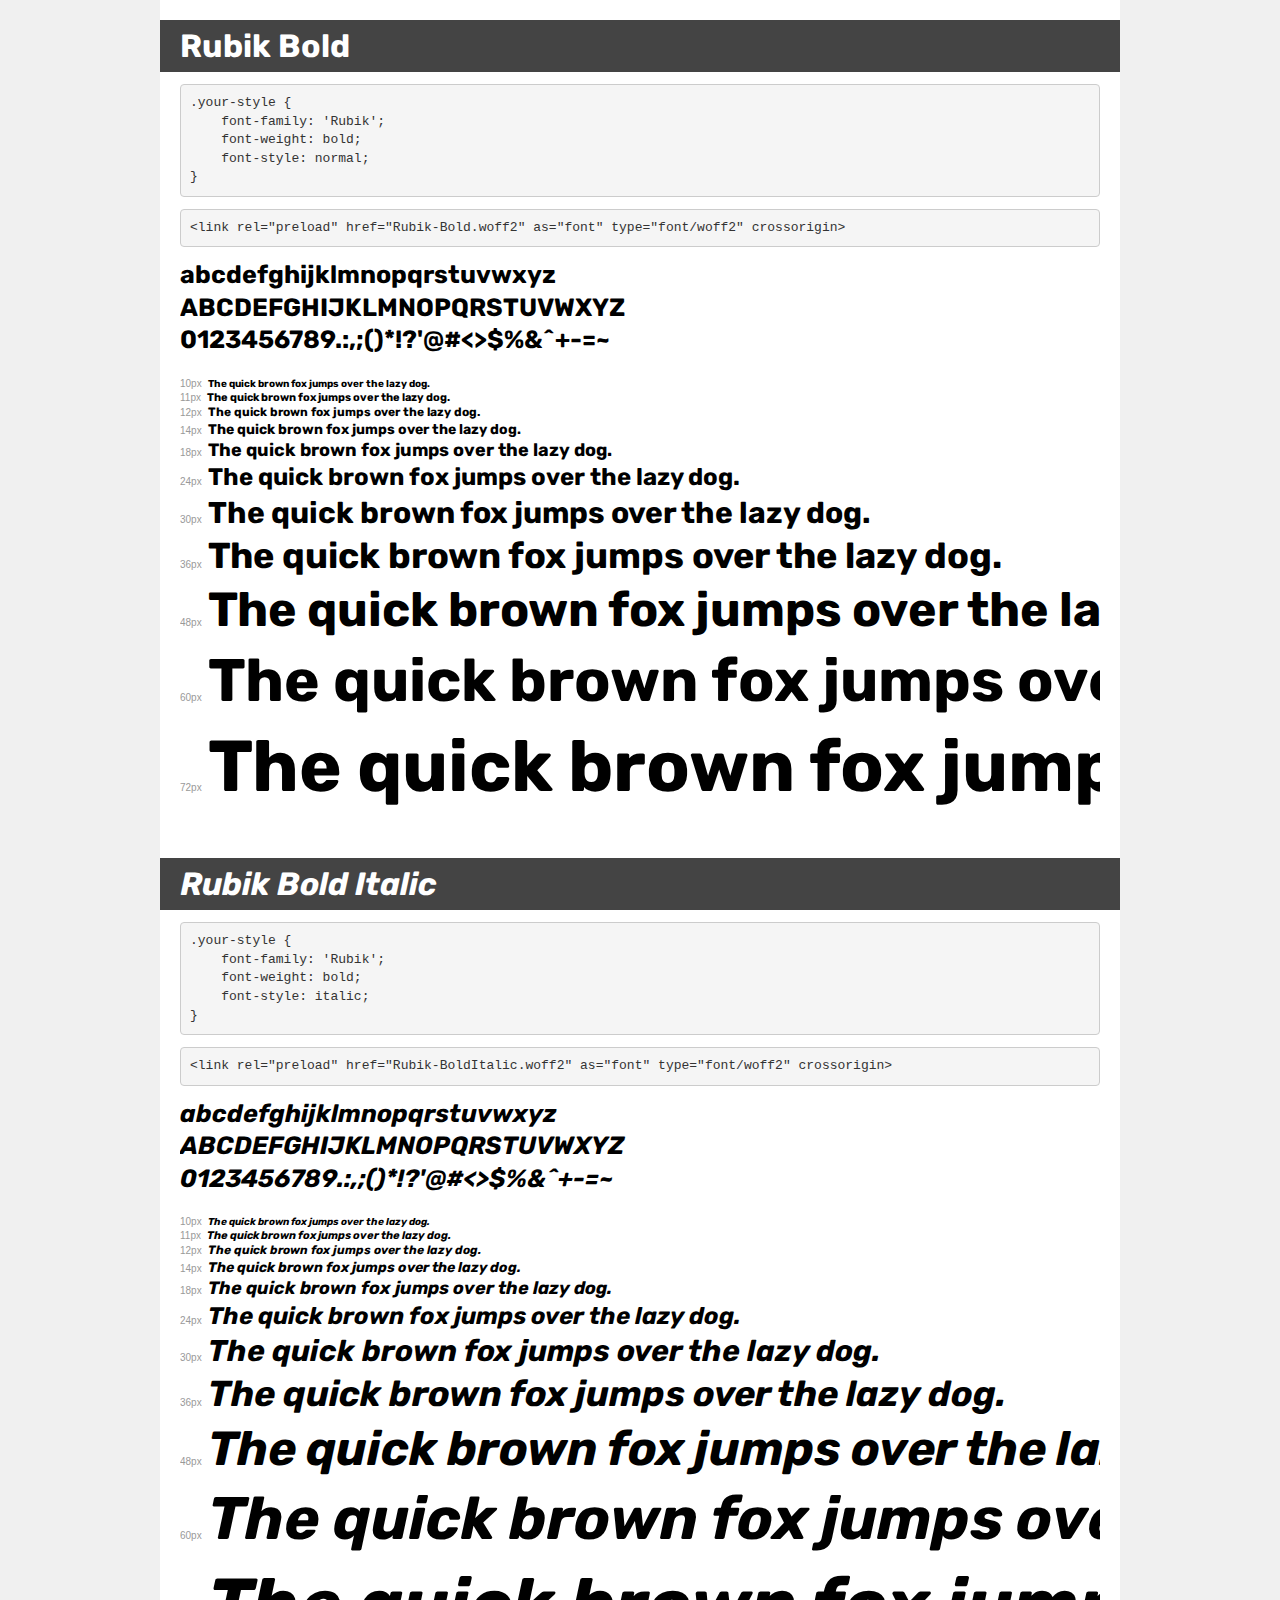
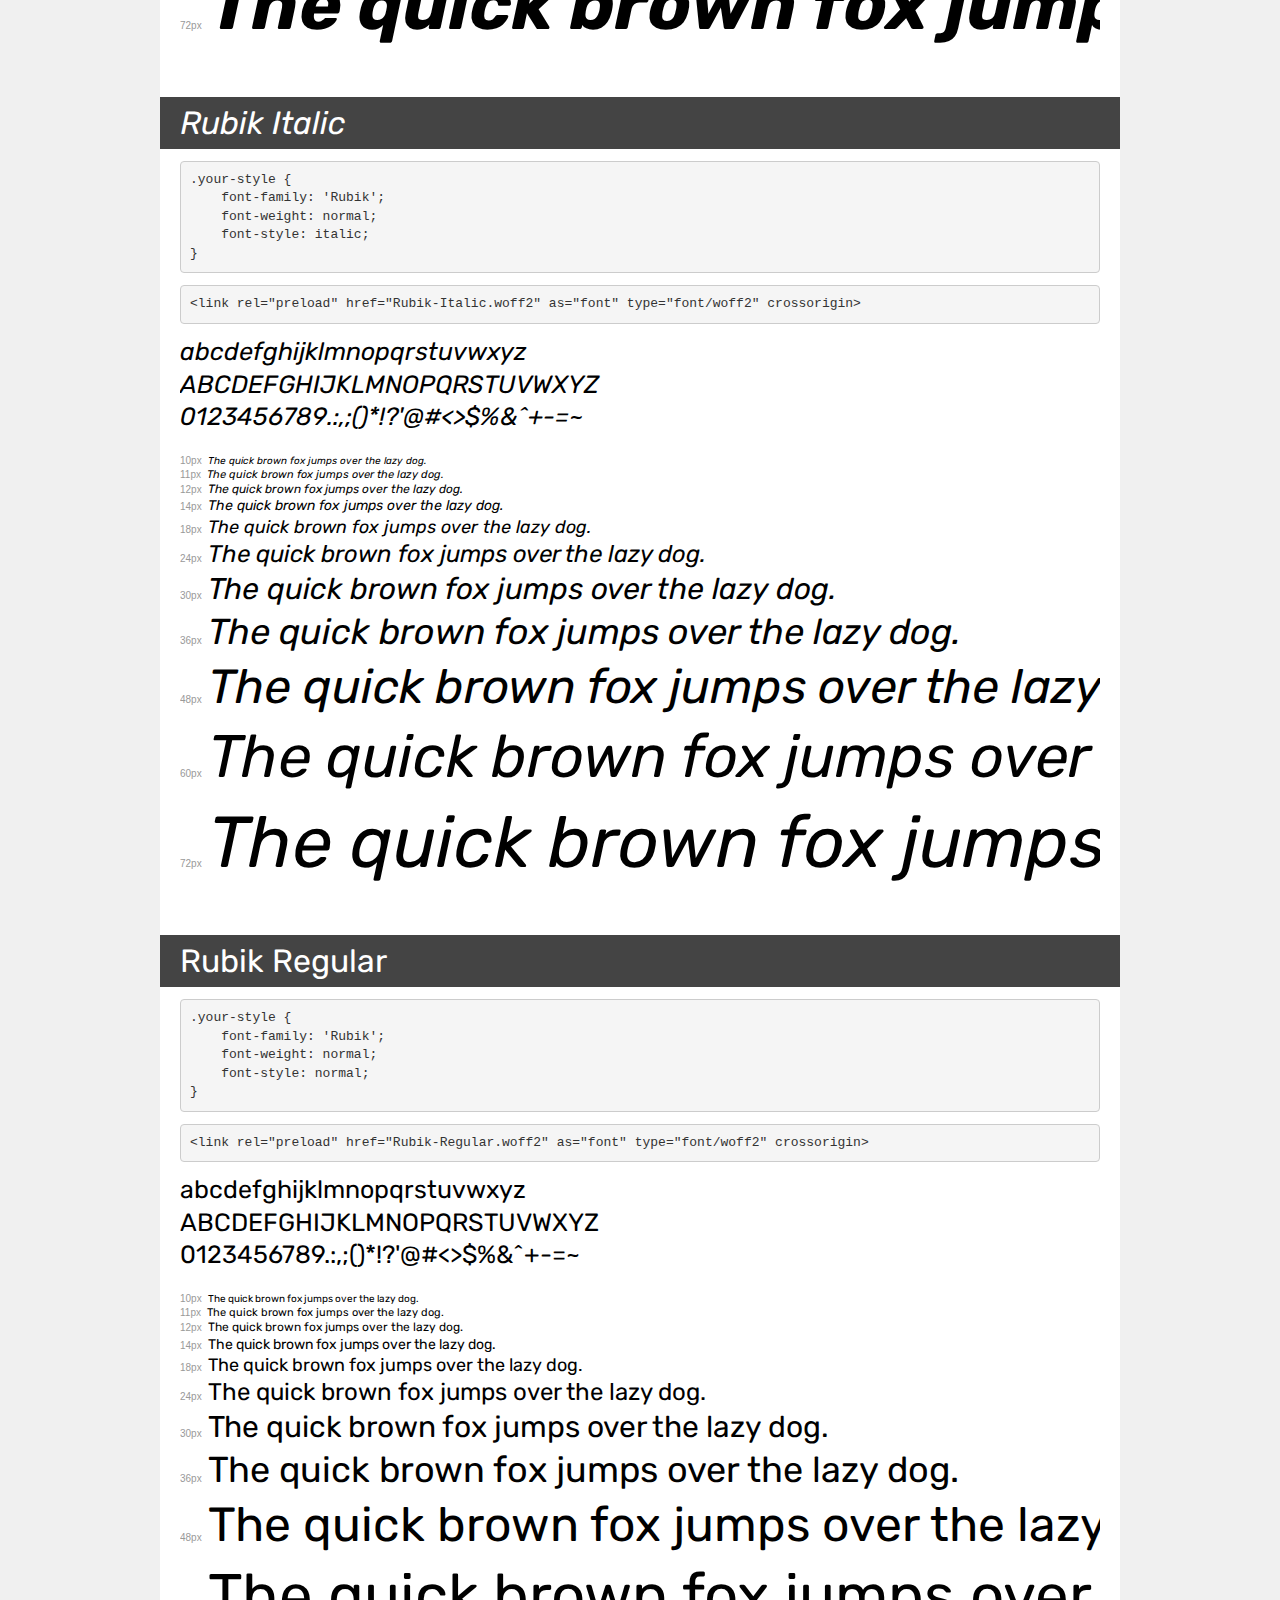
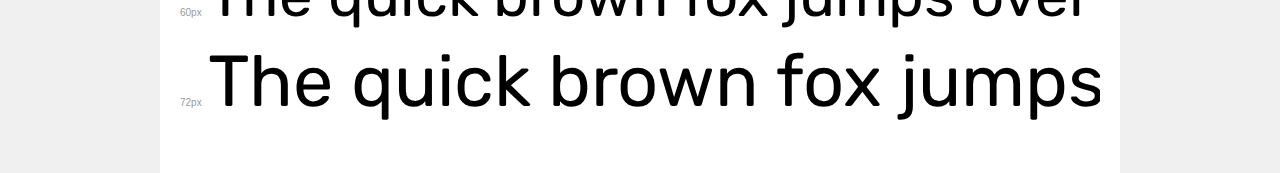
<file: assets/fonts/demo.html>
<!doctype html>
<html lang="en">
  <head>
    <meta charset="utf-8" />
    <meta http-equiv="X-UA-Compatible" content="IE=edge" />
    <meta name="viewport" content="width=device-width, initial-scale=1" />
    <meta name="robots" content="noindex, noarchive" />
    <meta name="format-detection" content="telephone=no" />
    <title>Transfonter demo</title>
    <link href="stylesheet.css" rel="stylesheet" />
    <style>
      /*
        http://meyerweb.com/eric/tools/css/reset/
        v2.0 | 20110126
        License: none (public domain)
        */
      html,
      body,
      div,
      span,
      applet,
      object,
      iframe,
      h1,
      h2,
      h3,
      h4,
      h5,
      h6,
      p,
      blockquote,
      pre,
      a,
      abbr,
      acronym,
      address,
      big,
      cite,
      code,
      del,
      dfn,
      em,
      img,
      ins,
      kbd,
      q,
      s,
      samp,
      small,
      strike,
      strong,
      sub,
      sup,
      tt,
      var,
      b,
      u,
      i,
      center,
      dl,
      dt,
      dd,
      ol,
      ul,
      li,
      fieldset,
      form,
      label,
      legend,
      table,
      caption,
      tbody,
      tfoot,
      thead,
      tr,
      th,
      td,
      article,
      aside,
      canvas,
      details,
      embed,
      figure,
      figcaption,
      footer,
      header,
      hgroup,
      menu,
      nav,
      output,
      ruby,
      section,
      summary,
      time,
      mark,
      audio,
      video {
        margin: 0;
        padding: 0;
        border: 0;
        font-size: 100%;
        font: inherit;
        vertical-align: baseline;
      }
      /* HTML5 display-role reset for older browsers */
      article,
      aside,
      details,
      figcaption,
      figure,
      footer,
      header,
      hgroup,
      menu,
      nav,
      section {
        display: block;
      }
      body {
        line-height: 1;
      }
      ol,
      ul {
        list-style: none;
      }
      blockquote,
      q {
        quotes: none;
      }
      blockquote:before,
      blockquote:after,
      q:before,
      q:after {
        content: '';
        content: none;
      }
      table {
        border-collapse: collapse;
        border-spacing: 0;
      }
      /* demo styles */
      body {
        background: #f0f0f0;
        color: #000;
      }
      .page {
        background: #fff;
        width: 920px;
        margin: 0 auto;
        padding: 20px 20px 0 20px;
        overflow: hidden;
      }
      .font-container {
        overflow-x: auto;
        overflow-y: hidden;
        margin-bottom: 40px;
        line-height: 1.3;
        white-space: nowrap;
        padding-bottom: 5px;
      }
      h1 {
        position: relative;
        background: #444;
        font-size: 32px;
        color: #fff;
        padding: 10px 20px;
        margin: 0 -20px 12px -20px;
      }
      .letters {
        font-size: 25px;
        margin-bottom: 20px;
      }
      .s10:before {
        content: '10px';
      }
      .s11:before {
        content: '11px';
      }
      .s12:before {
        content: '12px';
      }
      .s14:before {
        content: '14px';
      }
      .s18:before {
        content: '18px';
      }
      .s24:before {
        content: '24px';
      }
      .s30:before {
        content: '30px';
      }
      .s36:before {
        content: '36px';
      }
      .s48:before {
        content: '48px';
      }
      .s60:before {
        content: '60px';
      }
      .s72:before {
        content: '72px';
      }
      .s10:before,
      .s11:before,
      .s12:before,
      .s14:before,
      .s18:before,
      .s24:before,
      .s30:before,
      .s36:before,
      .s48:before,
      .s60:before,
      .s72:before {
        font-family: Arial, sans-serif;
        font-size: 10px;
        font-weight: normal;
        font-style: normal;
        color: #999;
        padding-right: 6px;
      }
      pre {
        display: block;
        padding: 9px;
        margin: 0 0 12px;
        font-family: Monaco, Menlo, Consolas, 'Courier New', monospace;
        font-size: 13px;
        line-height: 1.428571429;
        color: #333;
        font-weight: normal;
        font-style: normal;
        background-color: #f5f5f5;
        border: 1px solid #ccc;
        overflow-x: auto;
        border-radius: 4px;
      }
      /* responsive */
      @media (max-width: 959px) {
        .page {
          width: auto;
          margin: 0;
        }
      }
    </style>
  </head>
  <body>
    <div class="page">
      <div class="demo">
        <h1 style="font-family: 'Rubik'; font-weight: bold; font-style: normal">Rubik Bold</h1>
        <pre title="Usage">
.your-style {
    font-family: 'Rubik';
    font-weight: bold;
    font-style: normal;
}</pre
        >
        <pre title="Preload (optional)">
&lt;link rel=&quot;preload&quot; href=&quot;Rubik-Bold.woff2&quot; as=&quot;font&quot; type=&quot;font/woff2&quot; crossorigin&gt;</pre
        >
        <div
          class="font-container"
          style="font-family: 'Rubik'; font-weight: bold; font-style: normal"
        >
          <p class="letters">
            abcdefghijklmnopqrstuvwxyz<br />
            ABCDEFGHIJKLMNOPQRSTUVWXYZ<br />
            0123456789.:,;()*!?'@#&lt;&gt;$%&^+-=~
          </p>
          <p class="s10" style="font-size: 10px">The quick brown fox jumps over the lazy dog.</p>
          <p class="s11" style="font-size: 11px">The quick brown fox jumps over the lazy dog.</p>
          <p class="s12" style="font-size: 12px">The quick brown fox jumps over the lazy dog.</p>
          <p class="s14" style="font-size: 14px">The quick brown fox jumps over the lazy dog.</p>
          <p class="s18" style="font-size: 18px">The quick brown fox jumps over the lazy dog.</p>
          <p class="s24" style="font-size: 24px">The quick brown fox jumps over the lazy dog.</p>
          <p class="s30" style="font-size: 30px">The quick brown fox jumps over the lazy dog.</p>
          <p class="s36" style="font-size: 36px">The quick brown fox jumps over the lazy dog.</p>
          <p class="s48" style="font-size: 48px">The quick brown fox jumps over the lazy dog.</p>
          <p class="s60" style="font-size: 60px">The quick brown fox jumps over the lazy dog.</p>
          <p class="s72" style="font-size: 72px">The quick brown fox jumps over the lazy dog.</p>
        </div>
      </div>

      <div class="demo">
        <h1 style="font-family: 'Rubik'; font-weight: bold; font-style: italic">
          Rubik Bold Italic
        </h1>
        <pre title="Usage">
.your-style {
    font-family: 'Rubik';
    font-weight: bold;
    font-style: italic;
}</pre
        >
        <pre title="Preload (optional)">
&lt;link rel=&quot;preload&quot; href=&quot;Rubik-BoldItalic.woff2&quot; as=&quot;font&quot; type=&quot;font/woff2&quot; crossorigin&gt;</pre
        >
        <div
          class="font-container"
          style="font-family: 'Rubik'; font-weight: bold; font-style: italic"
        >
          <p class="letters">
            abcdefghijklmnopqrstuvwxyz<br />
            ABCDEFGHIJKLMNOPQRSTUVWXYZ<br />
            0123456789.:,;()*!?'@#&lt;&gt;$%&^+-=~
          </p>
          <p class="s10" style="font-size: 10px">The quick brown fox jumps over the lazy dog.</p>
          <p class="s11" style="font-size: 11px">The quick brown fox jumps over the lazy dog.</p>
          <p class="s12" style="font-size: 12px">The quick brown fox jumps over the lazy dog.</p>
          <p class="s14" style="font-size: 14px">The quick brown fox jumps over the lazy dog.</p>
          <p class="s18" style="font-size: 18px">The quick brown fox jumps over the lazy dog.</p>
          <p class="s24" style="font-size: 24px">The quick brown fox jumps over the lazy dog.</p>
          <p class="s30" style="font-size: 30px">The quick brown fox jumps over the lazy dog.</p>
          <p class="s36" style="font-size: 36px">The quick brown fox jumps over the lazy dog.</p>
          <p class="s48" style="font-size: 48px">The quick brown fox jumps over the lazy dog.</p>
          <p class="s60" style="font-size: 60px">The quick brown fox jumps over the lazy dog.</p>
          <p class="s72" style="font-size: 72px">The quick brown fox jumps over the lazy dog.</p>
        </div>
      </div>

      <div class="demo">
        <h1 style="font-family: 'Rubik'; font-weight: normal; font-style: italic">Rubik Italic</h1>
        <pre title="Usage">
.your-style {
    font-family: 'Rubik';
    font-weight: normal;
    font-style: italic;
}</pre
        >
        <pre title="Preload (optional)">
&lt;link rel=&quot;preload&quot; href=&quot;Rubik-Italic.woff2&quot; as=&quot;font&quot; type=&quot;font/woff2&quot; crossorigin&gt;</pre
        >
        <div
          class="font-container"
          style="font-family: 'Rubik'; font-weight: normal; font-style: italic"
        >
          <p class="letters">
            abcdefghijklmnopqrstuvwxyz<br />
            ABCDEFGHIJKLMNOPQRSTUVWXYZ<br />
            0123456789.:,;()*!?'@#&lt;&gt;$%&^+-=~
          </p>
          <p class="s10" style="font-size: 10px">The quick brown fox jumps over the lazy dog.</p>
          <p class="s11" style="font-size: 11px">The quick brown fox jumps over the lazy dog.</p>
          <p class="s12" style="font-size: 12px">The quick brown fox jumps over the lazy dog.</p>
          <p class="s14" style="font-size: 14px">The quick brown fox jumps over the lazy dog.</p>
          <p class="s18" style="font-size: 18px">The quick brown fox jumps over the lazy dog.</p>
          <p class="s24" style="font-size: 24px">The quick brown fox jumps over the lazy dog.</p>
          <p class="s30" style="font-size: 30px">The quick brown fox jumps over the lazy dog.</p>
          <p class="s36" style="font-size: 36px">The quick brown fox jumps over the lazy dog.</p>
          <p class="s48" style="font-size: 48px">The quick brown fox jumps over the lazy dog.</p>
          <p class="s60" style="font-size: 60px">The quick brown fox jumps over the lazy dog.</p>
          <p class="s72" style="font-size: 72px">The quick brown fox jumps over the lazy dog.</p>
        </div>
      </div>

      <div class="demo">
        <h1 style="font-family: 'Rubik'; font-weight: normal; font-style: normal">Rubik Regular</h1>
        <pre title="Usage">
.your-style {
    font-family: 'Rubik';
    font-weight: normal;
    font-style: normal;
}</pre
        >
        <pre title="Preload (optional)">
&lt;link rel=&quot;preload&quot; href=&quot;Rubik-Regular.woff2&quot; as=&quot;font&quot; type=&quot;font/woff2&quot; crossorigin&gt;</pre
        >
        <div
          class="font-container"
          style="font-family: 'Rubik'; font-weight: normal; font-style: normal"
        >
          <p class="letters">
            abcdefghijklmnopqrstuvwxyz<br />
            ABCDEFGHIJKLMNOPQRSTUVWXYZ<br />
            0123456789.:,;()*!?'@#&lt;&gt;$%&^+-=~
          </p>
          <p class="s10" style="font-size: 10px">The quick brown fox jumps over the lazy dog.</p>
          <p class="s11" style="font-size: 11px">The quick brown fox jumps over the lazy dog.</p>
          <p class="s12" style="font-size: 12px">The quick brown fox jumps over the lazy dog.</p>
          <p class="s14" style="font-size: 14px">The quick brown fox jumps over the lazy dog.</p>
          <p class="s18" style="font-size: 18px">The quick brown fox jumps over the lazy dog.</p>
          <p class="s24" style="font-size: 24px">The quick brown fox jumps over the lazy dog.</p>
          <p class="s30" style="font-size: 30px">The quick brown fox jumps over the lazy dog.</p>
          <p class="s36" style="font-size: 36px">The quick brown fox jumps over the lazy dog.</p>
          <p class="s48" style="font-size: 48px">The quick brown fox jumps over the lazy dog.</p>
          <p class="s60" style="font-size: 60px">The quick brown fox jumps over the lazy dog.</p>
          <p class="s72" style="font-size: 72px">The quick brown fox jumps over the lazy dog.</p>
        </div>
      </div>
    </div>
  </body>
</html>
</file>
<file: assets/fonts/stylesheet.css>
@font-face {
  font-family: 'Rubik';
  src:
    url('Rubik-Bold.woff2') format('woff2'),
    url('Rubik-Bold.woff') format('woff');
  font-weight: bold;
  font-style: normal;
  font-display: swap;
}

@font-face {
  font-family: 'Rubik';
  src:
    url('Rubik-BoldItalic.woff2') format('woff2'),
    url('Rubik-BoldItalic.woff') format('woff');
  font-weight: bold;
  font-style: italic;
  font-display: swap;
}

@font-face {
  font-family: 'Rubik';
  src:
    url('Rubik-Italic.woff2') format('woff2'),
    url('Rubik-Italic.woff') format('woff');
  font-weight: normal;
  font-style: italic;
  font-display: swap;
}

@font-face {
  font-family: 'Rubik';
  src:
    url('Rubik-Regular.woff2') format('woff2'),
    url('Rubik-Regular.woff') format('woff');
  font-weight: normal;
  font-style: normal;
  font-display: swap;
}
</file>
<file: assets/styles/style.css>
@import url(./fonts.css);
@import url(./reset.css);

body {
  font-family: 'Rubik', Arial, Helvetica, sans-serif;
}

.container {
  max-width: 1200px;
  margin: 0 auto;
  padding: 0 15px;
}

.header {
  display: flex;
  height: 159px;
  justify-content: space-between;
  align-items: center;
}

.header__list {
  display: flex;
}

.header___search--buy {
  display: flex;
}

.header__logo {
  font-weight: 500;
  font-size: 33px;
  letter-spacing: 0.04em;
  color: #ff6838;
}
.header__logo span {
  color: #363853;
}

.header__nav--box {
  display: flex;
}

.header__item:not(:last-child) {
  margin-right: 45px;
}
.header__link {
  font-weight: 400;
  font-size: 18px;
  color: #31352b;
  transition: 0.3s;
}

.header__link:hover {
  color: #ff6838;
}

.header___search--buy {
  margin-left: 62px;
}

.header___search--buy--icon:not(:last-child) {
  margin-right: 35px;
}

.header___search--buy--icon {
  color: #31352b;
  transition: 0.3s;
}

.header___search--buy--icon:hover {
  color: #ff6838;
}

.hero__title {
font-weight: 500;
font-size: 66px;
line-height: 130%;
text-transform: uppercase;
color: #363853;
}

.hero__title span {
  color: #ff6838;
}

.hero__subtitle {
font-weight: 400;
font-size: 20px;
line-height: 150%;
color: #31352b;
margin: 20px 0 20px 0;
}

.hero__btn {
  border-radius: 6px;
  padding: 12px 32px;
  width: 146px;
  height: 47px;
  background: #ff6838;
  font-weight: 400;
  font-size: 18px;
  line-height: 130%;
  letter-spacing: 0.03em;
  text-align: center;
  color: #fff;
  margin-right: 34px;
}


.hero__link {
  font-weight: 400;
  font-size: 20px;
  line-height: 150%;
  text-decoration: underline;
  text-decoration-skip-ink: none;
  text-align: center;
  color: #363853;
}

.hero__section {
  display: flex;
  justify-content: space-between;
}

.hero__box {
  width: 450px;
  height: 349px;
  margin-top: 156px;
}

.hero__img {
  width: 560px;
  height: 660px;
}

.count {
  position: relative;
}

.count::before {
  content: "";
  display: block;
  width: 14px;
  height: 14px;
  background-color: #ff6838;
  position: absolute;
  border-radius: 50%;
  top: -4px;
  right: -8px;
}

.count2 {
  position: absolute;
  font-weight: 400;
  font-size: 10px;
  color: #fff;
  top: -3px;
  right: -4px;
}
</file>
